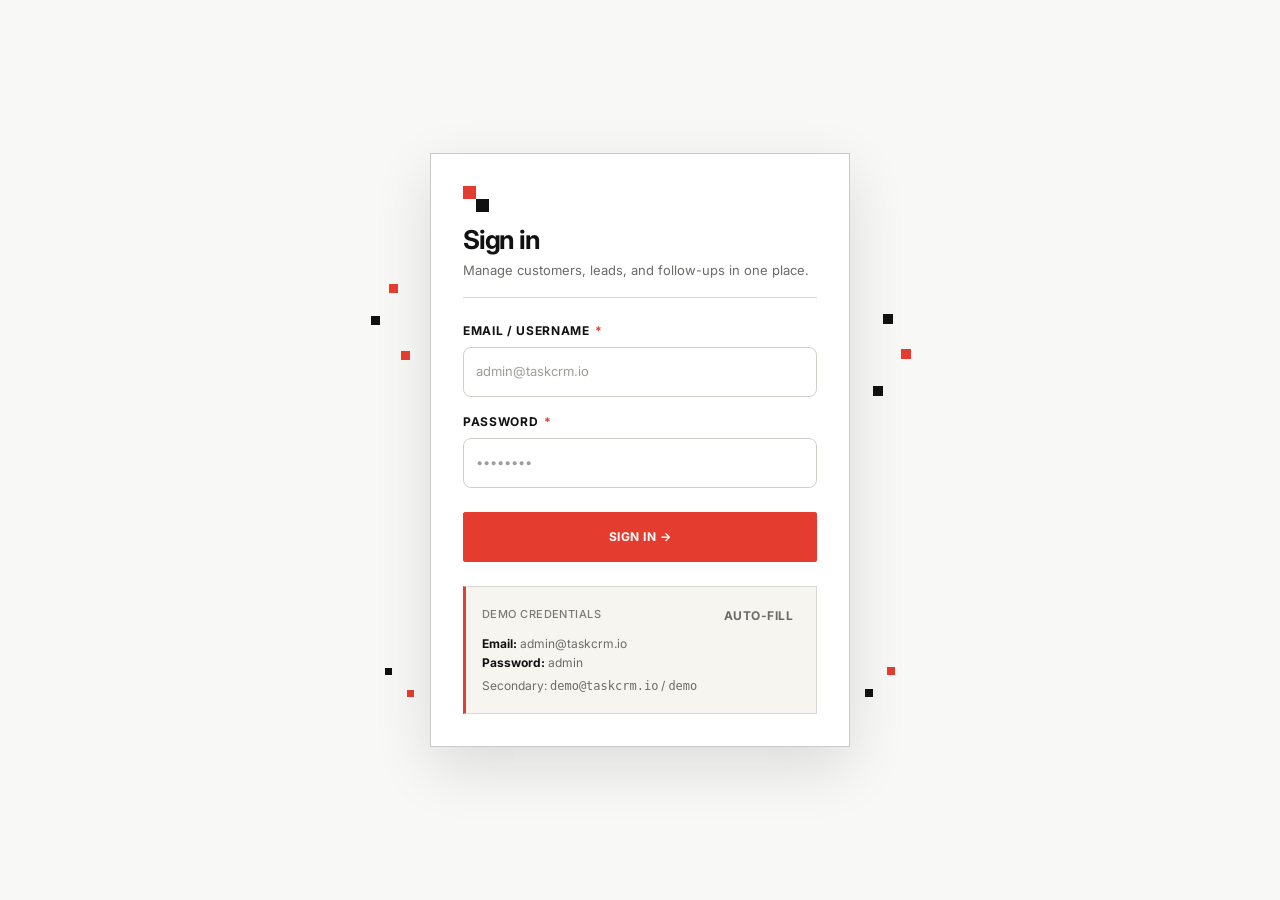
<file: index.html>
<!DOCTYPE html>
<html lang="en">
<head>
  <meta charset="UTF-8">
  <meta http-equiv="refresh" content="0; url=login.html">
  <title>Redirecting — Task CRM</title>
  <script>
  
    try {
      const session = localStorage.getItem('task_crm_session');
      if (session && JSON.parse(session).token) {
        window.location.replace('dashboard.html');
      } else {
        window.location.replace('login.html');
      }
    } catch (e) {
      window.location.replace('login.html');
    }
  </script>
</head>
<body style="font-family: sans-serif; background: #F8F8F6; color: #111111; padding: 2rem; text-align: center;">
  <p>Redirecting to <a href="login.html">Task CRM</a>...</p>
</body>
</html>
</file>
<file: styles/tokens.css>
:root {
  
  --color-ink: #111111;
  --color-bg: #F8F8F6;
  --color-surface: #FFFFFF;
  --color-accent: #E43D30;
  --color-muted: #6B6B67;
  --color-border: #D8D8D3;

  
  --color-success: #3F7650;
  --color-warning: #A66A18;
  --color-danger: #B52F28;
  --color-info: #41677A;


  --color-surface-hover: #F2F2EE;
  --color-surface-active: #EAEAE4;
  --color-success-subtle: #EBF3ED;
  --color-warning-subtle: #F9F3EA;
  --color-danger-subtle: #FAECEB;
  --color-info-subtle: #ECF2F5;
  --color-accent-subtle: #FDEDEB;


  --font-sans: 'Inter', sans-serif;
--font-mono: 'Inter', sans-serif;
  --text-xs: 0.75rem;     
  --text-sm: 0.8125rem;   
  --text-base: 0.9375rem; 
  --text-md: 1.0625rem;   
  --text-lg: 1.25rem;     
  --text-xl: 1.625rem;   
  --text-2xl: 2.125rem;  
  --text-stat: 3.25rem;  

  --weight-normal: 400;
  --weight-medium: 500;
  --weight-semibold: 600;
  --weight-bold: 700;
  --weight-black: 800;

  --tracking-tight: -0.025em;
  --tracking-normal: 0em;
  --tracking-wide: 0.04em;
  --tracking-wider: 0.08em;

  --leading-none: 1.0;
  --leading-tight: 1.2;
  --leading-snug: 1.35;
  --leading-normal: 1.5;

  
  --space-1: 0.25rem;   
  --space-2: 0.5rem;    
  --space-3: 0.75rem;   
  --space-4: 1.0rem;    
  --space-5: 1.25rem;   
  --space-6: 1.5rem;    
  --space-8: 2.0rem;    
  --space-10: 2.5rem;   
  --space-12: 3.0rem;   
  --space-16: 4.0rem;   

 
  --container-max-width: 1280px;
  --container-gutter: var(--space-6);

 
  --border-width: 1px;
  --border-thick: 2px;
  --border-rule: 1px solid var(--color-border);
  --border-rule-dark: 1px solid var(--color-ink);

  --radius-none: 0px;
  --radius-sm: 2px;
  --radius-md: 3px;

 
  --duration-fast: 140ms;
  --duration-normal: 200ms;
  --ease-standard: cubic-bezier(0.2, 0, 0, 1);
}
</file>
<file: styles/base.css>
body {
  font-family: var(--font-sans);
  background-color: var(--color-bg);
  color: var(--color-ink);
  font-size: var(--text-base);
  line-height: var(--leading-normal);
  font-weight: var(--weight-normal);
  min-height: 100vh;
  display: flex;
  flex-direction: column;
}


::selection {
  background-color: var(--color-ink);
  color: var(--color-surface);
}


:focus-visible {
  outline: 2px solid var(--color-ink);
  outline-offset: 2px;
}


h1, h2, h3, h4, h5, h6 {
  color: var(--color-ink);
  font-weight: var(--weight-bold);
  line-height: var(--leading-tight);
  letter-spacing: var(--tracking-tight);
}

h1 {
  font-size: var(--text-2xl);
  font-weight: var(--weight-bold);
}

h2 {
  font-size: var(--text-lg);
  font-weight: var(--weight-bold);
}

h3 {
  font-size: var(--text-md);
  font-weight: var(--weight-semibold);
}

p {
  color: var(--color-ink);
}

small, .text-muted {
  color: var(--color-muted);
  font-size: var(--text-sm);
}


.tabular-nums,
[data-tabular="true"] {
  font-variant-numeric: tabular-nums;
  font-feature-settings: "tnum" 1;
}


.meta-slug {
  font-size: 0.6875rem;
  font-weight: var(--weight-medium);
  letter-spacing: var(--tracking-wide);
  text-transform: uppercase;
  color: #7A7A75;
  margin-bottom: 2px;
}


.sr-only {
  position: absolute;
  width: 1px;
  height: 1px;
  padding: 0;
  margin: -1px;
  overflow: hidden;
  clip: rect(0, 0, 0, 0);
  white-space: nowrap;
  border-width: 0;
}


@media (prefers-reduced-motion: reduce) {
  *,
  *::before,
  *::after {
    animation-duration: 0.01ms !important;
    animation-iteration-count: 1 !important;
    transition-duration: 0.01ms !important;
    scroll-behavior: auto !important;
  }
}
</file>
<file: styles/layout.css>
.crm-brand {
  display: flex;
  align-items: center;
  text-decoration: none;
}

.crm-brand__mark {
  width: 62px;
  height: 42px;
  display: flex;
  align-items: center;
  justify-content: center;
  background: #ef3b2d;
  color: #ffffff;
  border-radius: 10px;
  font-size: 16px;
  font-weight: 800;
  letter-spacing: 1px;
}
.dashboard-main {
  width: min(100% - 48px, 1280px);
  margin: 0 auto;
  padding-top: 38px;
  padding-bottom: 64px;
}

.dashboard-header {
  display: flex;
  align-items: flex-end;
  justify-content: space-between;
  gap: 24px;
  margin-bottom: 28px;
}

.dashboard-eyebrow,
.dashboard-card__eyebrow {
  display: block;
  margin-bottom: 6px;
  color: #e43d30;
  font-size: 10px;
  font-weight: 700;
  letter-spacing: 0.09em;
  text-transform: uppercase;
}

.dashboard-title {
  margin: 0;
  color: #171717;
  font-size: clamp(2rem, 4vw, 2.75rem);
  line-height: 1.05;
  letter-spacing: -0.045em;
}

.dashboard-subtitle {
  margin: 9px 0 0;
  color: #6b6b67;
  font-size: 14px;
}

.dashboard-actions {
  display: flex;
  align-items: center;
  gap: 10px;
}

.dashboard-kpis {
  margin-bottom: 20px;
}

.dashboard-kpis__grid {
  display: grid;
  grid-template-columns: repeat(4, minmax(0, 1fr));
  gap: 14px;
}

.dashboard-kpi {
  min-height: 142px;
  padding: 20px;
  background: #ffffff;
  border: 1px solid #e8e8e5;
  border-radius: 16px;
  box-shadow: 0 7px 24px rgba(23, 23, 23, 0.045);
}

.dashboard-kpi--sales {
  border-color: rgba(228, 61, 48, 0.28);
  background: linear-gradient(145deg, #ffffff 0%, #fff7f5 100%);
}

.dashboard-kpi__top {
  display: flex;
  align-items: center;
  justify-content: space-between;
  gap: 10px;
}

.dashboard-kpi__label {
  color: #6b6b67;
  font-size: 12px;
  font-weight: 600;
}

.dashboard-kpi__icon {
  width: 30px;
  height: 30px;
  display: grid;
  place-items: center;
  border-radius: 9px;
  font-size: 11px;
  font-weight: 800;
}

.dashboard-kpi__icon--orange {
  background: #fff0ed;
  color: #e43d30;
}

.dashboard-kpi__icon--blue {
  background: #edf4f8;
  color: #41677a;
}

.dashboard-kpi__icon--green {
  background: #edf5ef;
  color: #3f7650;
}

.dashboard-kpi__value {
  display: block;
  margin-top: 20px;
  color: #171717;
  font-size: clamp(1.7rem, 3vw, 2.15rem);
  line-height: 1;
  letter-spacing: -0.04em;
  font-variant-numeric: tabular-nums;
}

.dashboard-kpi--sales .dashboard-kpi__value {
  color: #e43d30;
}

.dashboard-kpi__hint {
  display: block;
  margin-top: 9px;
  color: #92928c;
  font-size: 11px;
}

.dashboard-analytics {
  display: grid;
  grid-template-columns: minmax(300px, 0.82fr) minmax(0, 1.8fr);
  gap: 18px;
  margin-bottom: 18px;
}

.dashboard-card {
  background: #ffffff;
  border: 1px solid #e8e8e5;
  border-radius: 17px;
  box-shadow: 0 8px 28px rgba(23, 23, 23, 0.045);
  overflow: hidden;
}

.dashboard-card__header {
  display: flex;
  align-items: center;
  justify-content: space-between;
  gap: 16px;
  padding: 20px 22px 0;
}

.dashboard-card__header h2 {
  margin: 0;
  color: #171717;
  font-size: 17px;
  font-weight: 700;
  letter-spacing: -0.025em;
}

.dashboard-card__badge {
  padding: 6px 10px;
  border-radius: 8px;
  background: #f5f5f2;
  color: #6b6b67;
  font-size: 10px;
  font-weight: 600;
}

.dashboard-card__link {
  color: #e43d30;
  font-size: 11px;
  font-weight: 700;
  text-decoration: none;
}

.dashboard-card__link:hover {
  text-decoration: underline;
}
.crm-topbar {
  width: 100%;
  height: 68px;
  background: var(--color-surface);
  border-bottom: 1px solid #e8e8e5;
  position: relative;
  z-index: 100;
}

.crm-topbar__inner {
  width: 100%;
  height: 100%;
  padding: 0 36px;
  display: grid;
  grid-template-columns: 1fr auto 1fr;
  align-items: center;
}

.crm-brand {
  display: flex;
  align-items: center;
  justify-content: flex-start;
  text-decoration: none;
}

.crm-brand__mark {
  width: 40px;
  height: 40px;
  display: flex;
  align-items: center;
  justify-content: center;
  background: #ef3d32;
  color: #ffffff;
  border-radius: 8px;
  font-size: 12px;
  font-weight: 800;
  letter-spacing: 0.04em;
}

.crm-nav {
  height: 100%;
  display: flex;
  align-items: center;
  justify-content: center;
  gap: 38px;
}

.crm-nav__link {
  height: 100%;
  display: flex;
  align-items: center;
  position: relative;
  color: #666660;
  text-decoration: none;
  font-size: 15px;
  font-weight: 600;
  letter-spacing: 0.02em;
  text-transform: uppercase;
  transition: color 0.2s ease;
}

.crm-nav__link:hover {
  color: #ef3d32;
}

.crm-nav__link.active,
.crm-nav__link[aria-current="page"] {
  color: #ef3d32;
}

.crm-nav__link.active::after,
.crm-nav__link[aria-current="page"]::after {
  content: "";
  position: absolute;
  left: 0;
  right: 0;
  bottom: 0;
  height: 3px;
  background: #ef3d32;
  border-radius: 3px 3px 0 0;
}

.crm-topbar__actions {
  display: flex;
  align-items: center;
  justify-content: flex-end;
}

.crm-signout {
  border: 0;
  background: transparent;
  color: #666660;
  font-family: inherit;
  font-size: 15px;
  font-weight: 600;
  cursor: pointer;
  padding: 8px 0;
}

.crm-signout:hover {
  color: #ef3d32;
}

@media (max-width: 800px) {
  .crm-topbar {
    height: auto;
  }

  .crm-topbar__inner {
    min-height: 84px;
    padding: 0 20px;
    grid-template-columns: auto 1fr auto;
  }

  .crm-nav {
    gap: 20px;
  }

  .crm-nav__link {
    font-size: 13px;
  }

  .crm-brand__mark {
    width: 42px;
    height: 42px;
  }
}

@media (max-width: 600px) {
  .crm-topbar__inner {
    grid-template-columns: 1fr;
    gap: 10px;
    padding: 15px 20px;
  }

  .crm-brand {
    display: none;
  }

  .crm-nav {
    order: 1;
    height: 50px;
    gap: 18px;
  }

  .crm-topbar__actions {
    display: none;
  }
}



.reference-goal {
  min-height: 300px;
  padding: 18px 22px 26px;
  display: flex;
  align-items: center;
  justify-content: center;
}

.reference-goal__gauge {
  position: relative;
  width: 330px;
  height: 250px;
  max-width: 100%;
}

.goal-segments {
  position: absolute;
  left: 50%;
  top: 16px;
  width: 280px;
  height: 210px;
  transform: translateX(-50%);
}

.goal-segment {
  position: absolute;
  left: 50%;
  top: 50%;
  width: 11px;
  height: 31px;
  margin-left: -5.5px;
  margin-top: -15.5px;
  border-radius: 99px;
  background: #e9ebed;
  transform-origin: 5.5px 89px;
  transform: rotate(var(--segment-angle)) translateY(-89px);
}

.goal-segment.is-active {
  background: #ff8425;
}

.goal-scale {
  position: absolute;
  left: 50%;
  top: 83px;
  width: 286px;
  transform: translateX(-50%);
  display: flex;
  justify-content: space-between;
  color: #555553;
  font-size: 11px;
  font-weight: 600;
}

.reference-goal__center {
  position: absolute;
  left: 50%;
  top: 128px;
  transform: translateX(-50%);
  text-align: center;
  white-space: nowrap;
}

.reference-goal__center strong {
  display: block;
  color: #171717;
  font-size: 25px;
  line-height: 1;
  letter-spacing: -0.045em;
}

.reference-goal__center span {
  display: block;
  margin-top: 8px;
  color: #8f8f89;
  font-size: 11px;
}

/* Lead status reference */

.lead-status-reference {
  min-height: 300px;
  padding: 20px 22px 25px;
  display: grid;
  grid-template-columns: minmax(0, 1fr) 190px;
  gap: 20px;
  align-items: center;
}

.lead-status-chart {
  min-width: 0;
}

.lead-month-grid {
  display: grid;
  grid-template-columns: 92px repeat(12, minmax(16px, 1fr));
  align-items: center;
  height: 25px;
  margin-bottom: 4px;
  color: #999994;
  font-size: 9px;
  text-align: center;
}

.lead-month-grid span:first-child {
  text-align: left;
}

.lead-status-rows {
  display: flex;
  flex-direction: column;
  gap: 13px;
}

.lead-source-row {
  display: grid;
  grid-template-columns: 92px minmax(0, 1fr);
  align-items: center;
  min-height: 45px;
}

.lead-source-label {
  display: flex;
  flex-direction: column;
  align-items: flex-start;
  gap: 3px;
  padding-right: 10px;
}

.lead-source-label span {
  color: #555553;
  font-size: 11px;
  font-weight: 500;
}

.lead-source-label strong {
  color: #171717;
  font-size: 16px;
  line-height: 1;
}

.lead-source-track {
  position: relative;
  height: 32px;
  display: grid;
  align-items: center;
}

.lead-source-line {
  position: absolute;
  left: 0;
  right: 0;
  top: 50%;
  height: 2px;
  background: repeating-linear-gradient(
    to right,
    #e8e8e5 0 3px,
    transparent 3px 8px
  );
}

.lead-source-dots {
  position: relative;
  z-index: 2;
  display: grid;
  grid-template-columns: repeat(12, minmax(16px, 1fr));
  align-items: center;
  justify-items: center;
}

.lead-month-dot {
  width: var(--dot-size);
  height: var(--dot-size);
  min-width: 6px;
  min-height: 6px;
  border-radius: 50%;
  display: block;
}

.lead-month-dot--new {
  background: #ff8425;
}

.lead-month-dot--contacted {
  background: #b38ae8;
}

.lead-month-dot--converted {
  background: #202020;
}

.lead-month-dot--empty {
  width: 5px;
  height: 5px;
  background: #ddddda;
}

.lead-month-labels {
  display: grid;
  grid-template-columns: 92px repeat(12, minmax(16px, 1fr));
  margin-top: 7px;
  color: #999994;
  font-size: 9px;
  text-align: center;
}

.lead-month-labels span:first-child {
  visibility: hidden;
}

/* Customer status circular reference */

.customer-status-chart {
  display: flex;
  flex-direction: column;
  align-items: center;
  justify-content: center;
}

.customer-rings {
  position: relative;
  width: 170px;
  height: 170px;
  display: grid;
  place-items: center;
}

.customer-ring {
  position: absolute;
  width: calc(var(--ring-radius) * 2);
  height: calc(var(--ring-radius) * 2);
  border-radius: 50%;
  border: 7px solid transparent;
  transform: rotate(-90deg);
}

.customer-ring::before {
  content: "";
  position: absolute;
  inset: -7px;
  border-radius: 50%;
  border: 7px solid #eeeeeb;
  border-top-color: transparent;
  border-right-color: transparent;
  transform: rotate(0deg);
}

.customer-ring::after {
  content: "";
  position: absolute;
  inset: -7px;
  border-radius: 50%;
  border: 7px solid transparent;
  border-top-color: currentColor;
  border-right-color: currentColor;
  border-bottom-color: currentColor;
  transform: rotate(0deg);
  clip-path: polygon(0 0, 100% 0, 100% 100%, 0 100%);
  mask: conic-gradient(
    from 0deg,
    #000 calc(var(--ring-dash) / var(--ring-circumference) * 360deg),
    transparent 0
  );
}

.customer-ring--active {
  color: #ff8425;
}

.customer-ring--inactive {
  color: #9b7be8;
}

.customer-ring--prospect {
  color: #1d1d1d;
}

.customer-rings-center {
  position: relative;
  z-index: 5;
  width: 68px;
  height: 68px;
  border-radius: 50%;
  background: #ffffff;
  display: flex;
  flex-direction: column;
  align-items: center;
  justify-content: center;
}

.customer-rings-center strong {
  color: #171717;
  font-size: 22px;
  line-height: 1;
}

.customer-rings-center span {
  margin-top: 4px;
  color: #999994;
  font-size: 8px;
}

.customer-status-legend {
  width: 100%;
  margin-top: 12px;
  display: flex;
  flex-direction: column;
  gap: 6px;
}

.customer-ring-label {
  display: grid;
  grid-template-columns: 8px 1fr auto;
  align-items: center;
  gap: 7px;
  color: #555553;
  font-size: 9px;
}

.customer-ring-label__dot {
  width: 7px;
  height: 7px;
  border-radius: 50%;
}

.customer-ring-label--active .customer-ring-label__dot {
  background: #ff8425;
}

.customer-ring-label--inactive .customer-ring-label__dot {
  background: #9b7be8;
}

.customer-ring-label--prospect .customer-ring-label__dot {
  background: #1d1d1d;
}

.customer-ring-label strong {
  color: #555553;
  font-size: 9px;
}

/* Lower cards */

.dashboard-lower {
  display: grid;
  grid-template-columns: repeat(3, minmax(0, 1fr));
  gap: 18px;
}

.dashboard-list-card {
  min-height: 330px;
}

.dashboard-record-list {
  padding: 12px 20px 18px;
}

.dashboard-record {
  min-height: 58px;
  display: flex;
  align-items: center;
  gap: 11px;
  border-bottom: 1px solid #f0f0ed;
}

.dashboard-record:last-child {
  border-bottom: 0;
}

.dashboard-record__avatar {
  width: 32px;
  height: 32px;
  flex: 0 0 32px;
  display: grid;
  place-items: center;
  border-radius: 10px;
  background: #fff0ed;
  color: #e43d30;
  font-size: 11px;
  font-weight: 800;
}

.dashboard-record__content {
  min-width: 0;
  flex: 1;
}

.dashboard-record__content strong,
.dashboard-task__content strong {
  display: block;
  overflow: hidden;
  color: #30302e;
  font-size: 12px;
  font-weight: 600;
  text-overflow: ellipsis;
  white-space: nowrap;
}

.dashboard-record__content span,
.dashboard-task__content span {
  display: block;
  margin-top: 3px;
  overflow: hidden;
  color: #9a9a94;
  font-size: 10px;
  text-overflow: ellipsis;
  white-space: nowrap;
}

.dashboard-status,
.task-priority {
  flex-shrink: 0;
  padding: 5px 7px;
  border-radius: 6px;
  font-size: 9px;
  font-weight: 700;
}

.dashboard-status--new {
  background: #fff0ed;
  color: #e43d30;
}

.dashboard-status--contacted {
  background: #edf4f8;
  color: #41677a;
}

.dashboard-status--converted {
  background: #edf5ef;
  color: #3f7650;
}

.dashboard-task {
  min-height: 58px;
  display: flex;
  align-items: center;
  gap: 10px;
  border-bottom: 1px solid #f0f0ed;
}

.dashboard-task:last-child {
  border-bottom: 0;
}

.dashboard-task__check {
  width: 16px;
  height: 16px;
  flex: 0 0 16px;
  border: 1.5px solid #cfcfca;
  border-radius: 5px;
}

.dashboard-task__content {
  min-width: 0;
  flex: 1;
}

.task-priority--high {
  background: #faeceb;
  color: #b52f28;
}

.task-priority--medium {
  background: #f9f3ea;
  color: #a66a18;
}

.task-priority--low {
  background: #edf5ef;
  color: #3f7650;
}

.dashboard-empty {
  min-height: 220px;
  padding: 24px;
  display: flex;
  flex-direction: column;
  align-items: center;
  justify-content: center;
  text-align: center;
}

.dashboard-empty strong {
  color: #3b3b39;
  font-size: 12px;
}

.dashboard-empty span {
  max-width: 230px;
  margin-top: 6px;
  color: #9a9a94;
  font-size: 10px;
  line-height: 1.5;
}

.dashboard-activity-stream {
  max-height: 270px;
  overflow-y: auto;
}

.dashboard-activity-stream .activity-item {
  padding-left: 20px;
  padding-right: 20px;
}
.dashboard-main {
  padding-top: 42px;
  padding-bottom: 48px;
}

.dashboard-header {
  margin-bottom: 32px;
}

.dashboard-title {
  font-size: 48px;
  line-height: 1.05;
}

.dashboard-subtitle {
  font-size: 16px;
}

.dashboard-kpis {
  margin-bottom: 28px;
}

.dashboard-kpi {
  padding: 26px;
}

.dashboard-kpi__value {
  font-size: 42px;
}

.dashboard-analytics {
  gap: 24px;
  margin-bottom: 24px;
}

.dashboard-card {
  padding: 26px;
}

.dashboard-card__header {
  margin-bottom: 20px;
}

.dashboard-card__header h2 {
  font-size: 21px;
}

.dashboard-lower {
  gap: 24px;
}

.dashboard-list-card {
  min-height: 300px;
}
body:has(#leadsTableBody) .main-container {
  width: min(1365px, calc(100% - 48px));
  margin: 0 auto;
  padding: 40px 0 64px;
}

body:has(#leadsTableBody) .page-header {
  margin-bottom: 26px;
}

body:has(#leadsTableBody) .page-header__top {
  align-items: flex-end;
}

body:has(#leadsTableBody) .page-title {
  margin-bottom: 8px;
}

body:has(#leadsTableBody) .page-subtitle {
  margin-bottom: 0;
}

body:has(#leadsTableBody) .page-actions {
  margin-top: 18px;
}

body:has(#leadsTableBody) .content-panel {
  width: 100%;
}

body:has(#leadsTableBody) .filter-bar {
  padding: 18px 26px;
}

body:has(#leadsTableBody) .table-container {
  width: 100%;
}

@media (max-width: 900px) {
  body:has(#leadsTableBody) .main-container {
    width: calc(100% - 32px);
    padding-top: 28px;
  }
}

@media (max-width: 600px) {
  body:has(#leadsTableBody) .main-container {
    width: calc(100% - 20px);
    padding-top: 22px;
  }
}
body:has(#leadsTableBody) .stats-grid {
  display: flex;
  gap: 18px;
  width: 100%;
}

body:has(#leadsTableBody) .stats-grid .stat-cell {
  flex: 1;
  min-width: 0;
  margin: 0;
}
body:has(#leadsTableBody) .stat-cell {
  border-radius: 12px;
  overflow: hidden;
}

body:has(#leadsTableBody) .stats-grid {
  column-gap: 18px;
  row-gap: 18px;
}

@media (max-width: 1100px) {
  .dashboard-analytics {
    grid-template-columns: 1fr;
  }

  .lead-status-reference {
    grid-template-columns: minmax(0, 1fr) 210px;
  }
}

@media (max-width: 900px) {
  .dashboard-kpis__grid {
    grid-template-columns: repeat(2, minmax(0, 1fr));
  }

  .dashboard-lower {
    grid-template-columns: repeat(2, minmax(0, 1fr));
  }

  .dashboard-lower .dashboard-list-card:last-child {
    grid-column: 1 / -1;
  }
}

@media (max-width: 800px) {
  .crm-topbar__inner {
    width: min(100% - 28px, 1280px);
    grid-template-columns: auto 1fr auto;
    gap: 10px;
  }

  .crm-brand {
    font-size: 14px;
  }

  .crm-brand__mark {
    width: 30px;
    height: 30px;
  }

  .crm-nav {
    gap: 0;
  }

  .crm-nav__link {
    padding: 23px 7px;
    font-size: 11px;
  }

  .dashboard-main {
    width: min(100% - 28px, 1280px);
    padding-top: 30px;
  }

  .dashboard-header {
    align-items: flex-start;
    flex-direction: column;
  }

  .dashboard-actions {
    width: 100%;
  }

  .dashboard-actions .btn {
    flex: 1;
  }

  .lead-status-reference {
    grid-template-columns: 1fr;
  }

  .customer-status-chart {
    flex-direction: row;
    gap: 24px;
    align-items: center;
  }

  .customer-status-legend {
    width: 150px;
    margin-top: 0;
  }
}

@media (max-width: 560px) {
  .crm-topbar__inner {
    min-height: 58px;
  }

  .crm-brand span:last-child {
    display: none;
  }

  .crm-nav__link {
    padding: 20px 5px;
    font-size: 10px;
  }

  .dashboard-kpis__grid {
    grid-template-columns: 1fr;
  }

  .dashboard-actions {
    flex-direction: column;
  }

  .dashboard-actions .btn {
    width: 100%;
  }

  .reference-goal__gauge {
    transform: scale(0.88);
    transform-origin: center;
    margin-left: -5%;
    margin-right: -5%;
  }

  .lead-status-reference {
    padding-left: 14px;
    padding-right: 14px;
    overflow-x: auto;
  }

  .lead-status-chart {
    min-width: 540px;
  }

  .customer-status-chart {
    min-width: 240px;
    justify-content: center;
  }

  .dashboard-lower {
    grid-template-columns: 1fr;
  }

  .dashboard-lower .dashboard-list-card:last-child {
    grid-column: auto;
  }
}
/* =========================================
   TASK PAGE NAVBAR
   ========================================= */

.identity-bar {
  width: 100%;
  height: 72px;
  background: #ffffff;
  border-bottom: 1px solid #e5e5e5;
  display: flex;
  align-items: center;
  position: relative;
  z-index: 20;
}

.identity-bar__inner {
  width: 100%;
  height: 100%;
  display: flex;
  align-items: center;
  justify-content: flex-end;
  padding: 0 40px;
}

.identity-session {
  display: flex;
  align-items: center;
  gap: 18px;
}

.session-logout-btn {
  border: 0;
  background: transparent;
  color: #333333;
  font-family: inherit;
  font-size: 15px;
  font-weight: 500;
  cursor: pointer;
  padding: 10px 4px;
}

.session-logout-btn:hover {
  color: #e43d30;
}



.nav-rail {
  width: 100%;
  height: 64px;
  background: #ffffff;
  border-bottom: 1px solid #e5e5e5;
  display: flex;
  align-items: center;
  position: relative;
  z-index: 15;
}

.nav-rail__inner {
  width: 100%;
  height: 100%;
  display: flex;
  align-items: center;
  justify-content: center;
  gap: 42px;
}

.nav-link {
  height: 100%;
  display: flex;
  align-items: center;
  justify-content: center;
  position: relative;

  padding: 0 4px;

  color: #333333;
  text-decoration: none;

  font-family: inherit;
  font-size: 16px;
  font-weight: 500;

  transition: color 0.2s ease;
}

.nav-link:hover {
  color: #e43d30;
}


/* Active page */

.nav-link[data-page="tasks"] {
  color: #e43d30;
  font-weight: 600;
}

.nav-link[data-page="tasks"]::after {
  content: "";
  position: absolute;
  left: 0;
  right: 0;
  bottom: 0;

  height: 3px;
  background: #e43d30;
  border-radius: 3px 3px 0 0;
}




.tasks-main {
  width: 100%;
}




@media (max-width: 768px) {

  .identity-bar__inner {
    padding: 0 20px;
  }

  .nav-rail__inner {
    gap: 20px;
  }

  .nav-link {
    font-size: 14px;
  }

}
</file>
<file: styles/patterns.css>
.btn {
  display: inline-flex;
  align-items: center;
  justify-content: center;
  gap: var(--space-2);
  padding: 0.65rem 1.25rem;
  font-size: var(--text-xs);
  font-weight: var(--weight-bold);
  letter-spacing: var(--tracking-wide);
  text-transform: uppercase;
  border-radius: var(--radius-sm);
  transition: all var(--duration-fast) var(--ease-standard);
  text-align: center;
  white-space: nowrap;
}

.btn--primary {
  background-color: var(--color-ink);
  color: var(--color-surface);
  border: 1px solid var(--color-ink);
}

.btn--primary:hover {
  background-color: #2b2b2b;
  border-color: #2b2b2b;
}

.btn--accent {
  background-color: var(--color-accent);
  color: var(--color-surface);
  border: 1px solid var(--color-accent);
}

.btn--accent:hover {
  background-color: #c72e22;
  border-color: #c72e22;
}

.btn--secondary {
  background-color: var(--color-surface);
  color: var(--color-ink);
  border: 1px solid var(--color-border);
}

.btn--secondary:hover {
  background-color: var(--color-surface-hover);
  border-color: var(--color-ink);
}

.btn--ghost {
  background-color: transparent;
  color: var(--color-muted);
  border: 1px solid transparent;
}

.btn--ghost:hover {
  color: var(--color-ink);
  background-color: var(--color-surface-hover);
}

.btn--sm {
  padding: 0.4rem 0.75rem;
  font-size: var(--text-xs);
}

.btn:disabled {
  opacity: 0.5;
  cursor: not-allowed;
}


.form-group {
  display: flex;
  flex-direction: column;
  gap: var(--space-2);
  margin-bottom: var(--space-4);
}

.form-label {
  font-size: var(--text-xs);
  font-weight: var(--weight-semibold);
  letter-spacing: var(--tracking-wider);
  text-transform: uppercase;
  color: var(--color-ink);
}

.form-label .required-mark {
  color: var(--color-accent);
  margin-left: 2px;
}

.form-input,
.form-select,
.form-textarea {
  width: 100%;
  padding: 0.65rem 0.85rem;
  font-size: var(--text-base);
  color: var(--color-ink);
  background-color: var(--color-surface);
  border: 1px solid var(--color-border);
  border-radius: var(--radius-sm);
  transition: border-color var(--duration-fast) var(--ease-standard);
}

.form-input:focus,
.form-select:focus,
.form-textarea:focus {
  outline: 2px solid var(--color-ink);
  outline-offset: -1px;
  border-color: var(--color-ink);
}

.form-input::placeholder,
.form-textarea::placeholder {
  color: #9E9E98;
}

.form-input.is-invalid,
.form-select.is-invalid {
  border-color: var(--color-danger);
}

.form-error {
  font-size: var(--text-xs);
  color: var(--color-danger);
  font-weight: var(--weight-medium);
  margin-top: 2px;
}


.filter-bar {
  display: flex;
  align-items: center;
  justify-content: space-between;
  gap: var(--space-4);
  padding: var(--space-4) var(--space-6);
  background-color: var(--color-surface);
  border-bottom: var(--border-rule);
  flex-wrap: wrap;
}

.filter-group {
  display: flex;
  align-items: center;
  gap: var(--space-3);
  flex-wrap: wrap;
  flex: 1;
}

.search-box {
  position: relative;
  min-width: 260px;
  max-width: 380px;
  flex: 1;
}

.search-box .form-input {
  padding-left: 2rem;
  font-size: var(--text-sm);
}

.search-icon {
  position: absolute;
  left: 0.75rem;
  top: 50%;
  transform: translateY(-50%);
  color: var(--color-muted);
  pointer-events: none;
  font-size: var(--text-xs);
}

.filter-select {
  min-width: 150px;
  padding: 0.55rem 0.85rem;
  font-size: var(--text-sm);
  background-color: var(--color-surface);
  border: 1px solid var(--color-border);
  border-radius: var(--radius-sm);
}

.filter-stats {
  font-size: var(--text-xs);
  color: var(--color-muted);
  font-weight: var(--weight-normal);
  letter-spacing: var(--tracking-normal);
}


.table-container {
  width: 100%;
  overflow-x: auto;
  background-color: var(--color-surface);
}

.crm-table {
  width: 100%;
  border-collapse: collapse;
  text-align: left;
}

.crm-table th {
  padding: var(--space-3) var(--space-6);
  font-size: var(--text-xs);
  font-weight: var(--weight-semibold);
  letter-spacing: var(--tracking-wider);
  text-transform: uppercase;
  color: var(--color-muted);
  border-bottom: var(--border-rule);
  background-color: var(--color-surface);
  white-space: nowrap;
}

.crm-table td {
  padding: var(--space-4) var(--space-6);
  font-size: var(--text-base);
  color: var(--color-ink);
  border-bottom: var(--border-rule);
  vertical-align: middle;
}

.crm-table tbody tr {
  transition: background-color var(--duration-fast) var(--ease-standard);
}

.crm-table tbody tr:hover {
  background-color: var(--color-surface-hover);
}

.crm-table tbody tr:last-child td {
  border-bottom: none;
}


.crm-table tbody tr.is-overdue-row {
  background-color: #FFF8F7;
}

.crm-table tbody tr.is-overdue-row:hover {
  background-color: #FEEDEB;
}

.text-overdue {
  color: var(--color-danger);
  font-weight: var(--weight-semibold);
  display: inline-flex;
  align-items: center;
  gap: var(--space-1);
}

.badge {
  display: inline-flex;
  align-items: center;
  gap: 6px;
  padding: 3px 8px;
  font-size: var(--text-xs);
  font-weight: var(--weight-semibold);
  letter-spacing: var(--tracking-wide);
  border-radius: var(--radius-sm);
  border: 1px solid var(--color-border);
  background-color: var(--color-surface);
  color: var(--color-ink);
  white-space: nowrap;
}

.badge__dot {
  width: 6px;
  height: 6px;
  border-radius: 50%;
  display: inline-block;
}


.badge--success {
  background-color: var(--color-success-subtle);
  border-color: #B5D2BF;
  color: var(--color-success);
}
.badge--success .badge__dot {
  background-color: var(--color-success);
}

.badge--warning {
  background-color: var(--color-warning-subtle);
  border-color: #E2CFB4;
  color: var(--color-warning);
}
.badge--warning .badge__dot {
  background-color: var(--color-warning);
}

.badge--danger {
  background-color: var(--color-danger-subtle);
  border-color: #EBBCB9;
  color: var(--color-danger);
}
.badge--danger .badge__dot {
  background-color: var(--color-danger);
}

.badge--info {
  background-color: var(--color-info-subtle);
  border-color: #C3D5DE;
  color: var(--color-info);
}
.badge--info .badge__dot {
  background-color: var(--color-info);
}

.badge--muted {
  background-color: var(--color-surface-hover);
  border-color: var(--color-border);
  color: var(--color-muted);
}
.badge--muted .badge__dot {
  background-color: var(--color-muted);
}


.stat-composition {
  display: grid;
  grid-template-columns: repeat(4, 1fr);
  background-color: var(--color-surface);
  border: var(--border-rule);
  margin-bottom: var(--space-8);
}

.stat-cell {
  padding: var(--space-6) var(--space-6);
  border-right: var(--border-rule);
  display: flex;
  flex-direction: column;
  gap: var(--space-2);
}

.stat-cell:last-child {
  border-right: none;
}

.stat-cell__label {
  font-size: 0.6875rem;
  font-weight: var(--weight-medium);
  letter-spacing: var(--tracking-wide);
  text-transform: uppercase;
  color: var(--color-muted);
}

.stat-cell__value {
  font-size: var(--text-stat);
  font-weight: var(--weight-black);
  line-height: var(--leading-none);
  color: var(--color-ink);
  letter-spacing: var(--tracking-tight);
}

.stat-cell__hint {
  font-size: var(--text-xs);
  color: var(--color-muted);
  margin-top: var(--space-1);
}

.stat-cell--highlight .stat-cell__value {
  color: var(--color-accent);
}

.stat-cell--highlight .stat-cell__label {
  color: var(--color-ink);
}


.activity-stream {
  display: flex;
  flex-direction: column;
}

.activity-item {
  display: flex;
  align-items: flex-start;
  justify-content: space-between;
  gap: var(--space-4);
  padding: var(--space-4) var(--space-6);
  border-bottom: var(--border-rule);
  background-color: var(--color-surface);
}

.activity-item:last-child {
  border-bottom: none;
}

.activity-main {
  display: flex;
  align-items: baseline;
  gap: var(--space-3);
  flex: 1;
}

.activity-dot {
  width: 7px;
  height: 7px;
  background-color: var(--color-ink);
  flex-shrink: 0;
  margin-top: 6px;
}

.activity-dot--accent {
  background-color: var(--color-accent);
}

.activity-message {
  font-size: var(--text-base);
  color: var(--color-ink);
}

.activity-message strong {
  font-weight: var(--weight-semibold);
}

.activity-time {
  font-size: var(--text-xs);
  color: var(--color-muted);
  white-space: nowrap;
}

.crm-dialog {
  margin: auto;
  max-width: 520px;
  width: calc(100% - 2rem);
  background-color: var(--color-surface);
  border: 1px solid var(--color-ink);
  border-radius: var(--radius-sm);
  box-shadow: 0 10px 30px rgba(0, 0, 0, 0.12);
}

.crm-dialog::backdrop {
  background-color: rgba(17, 17, 17, 0.45);
  backdrop-filter: blur(1px);
}

.dialog-header {
  padding: var(--space-5) var(--space-6);
  border-bottom: var(--border-rule);
  display: flex;
  align-items: center;
  justify-content: space-between;
}

.dialog-title {
  font-size: var(--text-lg);
  font-weight: var(--weight-bold);
  letter-spacing: var(--tracking-tight);
}

.dialog-close-btn {
  font-size: var(--text-lg);
  line-height: 1;
  color: var(--color-muted);
  padding: var(--space-1);
}

.dialog-close-btn:hover {
  color: var(--color-ink);
}

.dialog-body {
  padding: var(--space-6);
  max-height: 70vh;
  overflow-y: auto;
}

.dialog-footer {
  padding: var(--space-4) var(--space-6);
  border-top: var(--border-rule);
  background-color: var(--color-bg);
  display: flex;
  align-items: center;
  justify-content: flex-end;
  gap: var(--space-3);
}


.empty-state {
  padding: var(--space-12) var(--space-6);
  text-align: center;
  display: flex;
  flex-direction: column;
  align-items: center;
  justify-content: center;
  gap: var(--space-3);
}

.empty-state__icon {
  width: 44px;
  height: 44px;
  border: 1px solid var(--color-border);
  display: flex;
  align-items: center;
  justify-content: center;
  font-size: var(--text-lg);
  color: var(--color-muted);
  margin-bottom: var(--space-2);
}

.empty-state__title {
  font-size: var(--text-md);
  font-weight: var(--weight-semibold);
  color: var(--color-ink);
}

.empty-state__description {
  font-size: var(--text-sm);
  color: var(--color-muted);
  max-width: 420px;
}


.inline-alert {
  padding: var(--space-3) var(--space-4);
  font-size: var(--text-sm);
  border-radius: var(--radius-sm);
  display: flex;
  align-items: flex-start;
  gap: var(--space-3);
  margin-bottom: var(--space-4);
}

.inline-alert--danger {
  background-color: var(--color-danger-subtle);
  border: 1px solid #E4ACAA;
  color: var(--color-danger);
}

.inline-alert--success {
  background-color: var(--color-success-subtle);
  border: 1px solid #B5D2BF;
  color: var(--color-success);
}

.inline-alert--info {
  background-color: var(--color-info-subtle);
  border: 1px solid #B7CDD8;
  color: var(--color-info);
}


.login-page {
  min-height: 100vh;
  display: flex;
  align-items: center;
  justify-content: center;
  padding: var(--space-6);
  background-color: var(--color-bg);
}

.login-card {
  width: 100%;
  max-width: 420px;
  background-color: var(--color-surface);
  border: 1px solid var(--color-ink);
  padding: var(--space-8);
}

.login-card__header {
  margin-bottom: var(--space-6);
  padding-bottom: var(--space-4);
  border-bottom: var(--border-rule);
}

.login-card__hint {
  margin-top: var(--space-6);
  padding: var(--space-4);
  background-color: var(--color-bg);
  border: 1px solid var(--color-border);
  font-size: var(--text-xs);
  color: var(--color-muted);
  line-height: 1.6;
}

.login-card__hint strong {
  color: var(--color-ink);
}
.customers-main {
  width: min(100% - 48px, 1280px);
  margin: 0 auto;
  padding-top: 38px;
  padding-bottom: 56px;
}

.customers-header {
  margin-bottom: 24px;
}

.customers-header .page-title {
  margin-top: 4px;
}

.customers-header .page-subtitle {
  margin-top: 8px;
}

.crm-brand__mark {
  width: 38px;
  height: 38px;
  display: grid;
  place-items: center;
  border-radius: 10px;
  background: var(--color-accent);
  color: #fff;
  font-size: 11px;
  font-weight: 800;
  letter-spacing: 0.04em;
  box-shadow: 0 6px 16px rgba(228, 61, 48, 0.18);
  transition: transform 180ms ease, box-shadow 180ms ease;
}

.crm-brand:hover .crm-brand__mark {
  transform: translateY(-1px);
  box-shadow: 0 8px 20px rgba(228, 61, 48, 0.24);
}

.customers-page .crm-nav__link[aria-current="page"] {
  color: var(--color-accent);
}

.customers-page .crm-nav__link[aria-current="page"]::after {
  content: "";
  position: absolute;
  left: 15px;
  right: 15px;
  bottom: 0;
  height: 3px;
  border-radius: 3px 3px 0 0;
  background: var(--color-accent);
}

.customer-summary {
  display: grid;
  grid-template-columns: repeat(4, 1fr);
  gap: 14px;
  margin-bottom: 20px;
}

.customer-summary__item {
  background: var(--color-surface);
  border: 1px solid var(--color-border);
  border-radius: 12px;
  padding: 17px 18px;
  transition: transform 180ms ease, border-color 180ms ease, box-shadow 180ms ease;
}

.customer-summary__item:hover {
  transform: translateY(-2px);
  border-color: #c9c9c4;
  box-shadow: 0 8px 24px rgba(17, 17, 17, 0.06);
}

.customer-summary__item span {
  display: block;
  color: var(--color-muted);
  font-size: 12px;
  font-weight: 600;
  margin-bottom: 6px;
}

.customer-summary__item strong {
  font-size: 25px;
  line-height: 1;
  font-weight: 700;
}

.customers-panel {
  overflow: hidden;
  border-radius: 14px;
  border: 1px solid var(--color-border);
  background: var(--color-surface);
  box-shadow: 0 8px 30px rgba(17, 17, 17, 0.035);
}

.customer-search-box {
  min-width: 360px;
}

.customer-table-container {
  overflow-x: auto;
}

.customer-table {
  min-width: 1000px;
}

.customer-table th:last-child,
.customer-table td:last-child {
  width: 150px;
}

.customer-actions-heading {
  text-align: right;
}

.customer-table tbody tr {
  transition: background-color 160ms ease, transform 160ms ease;
}

.customer-table tbody tr:hover {
  background: #fbfbf9;
}

.customer-table tbody tr:hover .customer-avatar {
  transform: scale(1.05);
}

.customer-name-cell {
  display: flex;
  align-items: center;
  gap: 12px;
}

.customer-avatar {
  width: 38px;
  height: 38px;
  flex: 0 0 38px;
  display: grid;
  place-items: center;
  border-radius: 10px;
  background: var(--color-accent-subtle);
  color: var(--color-accent);
  font-size: 12px;
  font-weight: 800;
  transition: transform 160ms ease;
}

.customer-name-cell strong {
  display: block;
  font-size: 14px;
  font-weight: 700;
}

.customer-record-label {
  display: block;
  margin-top: 3px;
  color: var(--color-muted);
  font-size: 11px;
}

.customer-email,
.customer-phone {
  color: var(--color-muted);
  text-decoration: none;
  transition: color 150ms ease;
}

.customer-email:hover,
.customer-phone:hover {
  color: var(--color-accent);
}

.customer-company {
  font-weight: 600;
}

.customer-status {
  display: inline-flex;
  align-items: center;
  gap: 7px;
  padding: 6px 9px;
  border-radius: 7px;
  font-size: 11px;
  font-weight: 700;
  border: 1px solid transparent;
}

.customer-status > span {
  width: 6px;
  height: 6px;
  border-radius: 50%;
}

.customer-status--active {
  color: var(--color-success);
  background: var(--color-success-subtle);
  border-color: #cfe2d3;
}

.customer-status--active > span {
  background: var(--color-success);
}

.customer-status--prospect {
  color: var(--color-info);
  background: var(--color-info-subtle);
  border-color: #cbdde5;
}

.customer-status--prospect > span {
  background: var(--color-info);
}

.customer-status--inactive {
  color: var(--color-danger);
  background: var(--color-danger-subtle);
  border-color: #efc9c6;
}

.customer-status--inactive > span {
  background: var(--color-danger);
}

.customer-row-actions {
  display: flex;
  justify-content: flex-end;
  gap: 6px;
  opacity: 0.65;
  transition: opacity 160ms ease;
}

.customer-table tbody tr:hover .customer-row-actions {
  opacity: 1;
}

.customer-action {
  border: 1px solid var(--color-border);
  background: var(--color-surface);
  color: var(--color-ink);
  border-radius: 6px;
  padding: 6px 9px;
  font: inherit;
  font-size: 11px;
  font-weight: 700;
  cursor: pointer;
  transition: transform 150ms ease, background-color 150ms ease, border-color 150ms ease, color 150ms ease;
}

.customer-action:hover {
  transform: translateY(-1px);
}

.customer-action--edit:hover {
  border-color: var(--color-accent);
  color: var(--color-accent);
  background: var(--color-accent-subtle);
}

.customer-action--delete:hover {
  border-color: var(--color-danger);
  color: var(--color-danger);
  background: var(--color-danger-subtle);
}

.crm-dialog {
  width: min(92vw, 520px);
  padding: 0;
  border: 1px solid var(--color-border);
  border-radius: 16px;
  background: var(--color-surface);
  color: var(--color-ink);
  box-shadow: 0 24px 70px rgba(17, 17, 17, 0.2);
  overflow: hidden;
}

.crm-dialog::backdrop {
  background: rgba(17, 17, 17, 0.42);
  backdrop-filter: blur(3px);
}

.crm-dialog[open] {
  animation: customerDialogIn 180ms ease both;
}

.crm-dialog--small {
  width: min(92vw, 440px);
}

.dialog-header {
  display: flex;
  align-items: flex-start;
  justify-content: space-between;
  gap: 20px;
  padding: 22px 24px 18px;
  border-bottom: 1px solid var(--color-border);
}

.dialog-eyebrow {
  display: block;
  margin-bottom: 5px;
  color: var(--color-accent);
  font-size: 10px;
  font-weight: 800;
  letter-spacing: 0.1em;
  text-transform: uppercase;
}

.dialog-title {
  font-size: 20px;
}

.dialog-close-btn {
  width: 32px;
  height: 32px;
  border: 0;
  border-radius: 8px;
  background: var(--color-surface-hover);
  color: var(--color-muted);
  cursor: pointer;
  transition: transform 150ms ease, color 150ms ease, background-color 150ms ease;
}

.dialog-close-btn:hover {
  transform: rotate(4deg);
  background: var(--color-accent-subtle);
  color: var(--color-accent);
}

.dialog-body {
  display: grid;
  gap: 16px;
  padding: 22px 24px;
}

.form-group {
  display: grid;
  gap: 7px;
}

.form-label {
  font-size: 12px;
  font-weight: 700;
}

.form-input,
.form-select {
  min-height: 42px;
  border: 1px solid var(--color-border);
  border-radius: 8px;
  background: var(--color-surface);
  color: var(--color-ink);
  font: inherit;
  font-size: 13px;
  padding: 0 12px;
  transition: border-color 150ms ease, box-shadow 150ms ease, transform 150ms ease;
}

.form-input:focus,
.form-select:focus {
  border-color: var(--color-accent);
  outline: none;
  box-shadow: 0 0 0 3px var(--color-accent-subtle);
}

.form-input:user-invalid {
  border-color: var(--color-danger);
}

.field-help {
  color: var(--color-muted);
  font-size: 11px;
}

.required-mark {
  color: var(--color-accent);
}

.customer-modal-alert {
  padding: 0 24px;
}

.customer-alert {
  margin-top: 14px;
  padding: 10px 12px;
  border-radius: 8px;
  font-size: 12px;
  font-weight: 600;
  line-height: 1.45;
}

.customer-alert--danger {
  color: var(--color-danger);
  background: var(--color-danger-subtle);
  border: 1px solid #efc9c6;
}

.dialog-footer {
  display: flex;
  justify-content: flex-end;
  gap: 10px;
  padding: 17px 24px;
  border-top: 1px solid var(--color-border);
  background: #fbfbf9;
}

.btn--danger {
  border: 1px solid var(--color-danger);
  background: var(--color-danger);
  color: #fff;
}

.btn--danger:hover {
  filter: brightness(0.94);
}

.delete-dialog-body {
  padding: 26px 24px;
  display: flex;
  align-items: center;
  gap: 15px;
}

.delete-dialog-body p {
  color: var(--color-muted);
  font-size: 13px;
  line-height: 1.5;
}

.delete-icon {
  width: 40px;
  height: 40px;
  flex: 0 0 40px;
  display: grid;
  place-items: center;
  border-radius: 50%;
  background: var(--color-danger-subtle);
  color: var(--color-danger);
  font-weight: 800;
}

.customer-empty-state {
  padding: 70px 20px;
  text-align: center;
}

.customer-empty-state__icon {
  width: 48px;
  height: 48px;
  display: grid;
  place-items: center;
  margin: 0 auto 14px;
  border-radius: 12px;
  background: var(--color-surface-hover);
  color: var(--color-muted);
  font-size: 22px;
}

.customer-empty-state h3 {
  margin-bottom: 6px;
}

.customer-empty-state p {
  color: var(--color-muted);
  font-size: 13px;
}

.customer-toast {
  position: fixed;
  right: 24px;
  bottom: 24px;
  z-index: 500;
  max-width: 340px;
  padding: 12px 16px;
  border-radius: 9px;
  color: #fff;
  font-size: 12px;
  font-weight: 700;
  box-shadow: 0 12px 30px rgba(17, 17, 17, 0.18);
  opacity: 0;
  transform: translateY(12px);
  pointer-events: none;
  transition: opacity 180ms ease, transform 180ms ease;
}

.customer-toast.is-visible {
  opacity: 1;
  transform: translateY(0);
}

.customer-toast--success {
  background: var(--color-success);
}

.customer-toast--danger {
  background: var(--color-danger);
}
.customer-row {
  animation: customerRowIn 0.45s ease both;
  animation-delay: calc(var(--row-index) * 45ms);
  transition: transform 0.25s ease, background-color 0.25s ease, box-shadow 0.25s ease;
}

.customer-row:hover {
  background: #fff8f6;
  transform: translateX(4px);
}

.customer-name-cell {
  display: flex;
  align-items: center;
  gap: 12px;
}

.customer-avatar {
  width: 38px;
  height: 38px;
  border-radius: 10px;
  display: grid;
  place-items: center;
  background: #111111;
  color: #ffffff;
  font-size: 14px;
  font-weight: 800;
  flex-shrink: 0;
  transition: transform 0.25s ease, background-color 0.25s ease;
}

.customer-row:hover .customer-avatar {
  background: #e43d30;
  transform: rotate(-4deg) scale(1.08);
}

.customer-name-cell strong {
  display: block;
}

.customer-record-label {
  display: block;
  margin-top: 3px;
  font-size: 11px;
  color: #888888;
  text-transform: uppercase;
  letter-spacing: 0.08em;
}

.customer-email {
  color: #666666;
  text-decoration: none;
  transition: color 0.2s ease;
}

.customer-email:hover {
  color: #e43d30;
}

.customer-company {
  font-weight: 600;
}

.customer-actions {
  display: flex;
  align-items: center;
  justify-content: flex-start;
  gap: 7px;
}

.customer-action-btn {
  width: 34px;
  height: 34px;
  border: 1px solid #dedede;
  border-radius: 9px;
  background: #ffffff;
  display: inline-grid;
  place-items: center;
  cursor: pointer;
  transition: transform 0.2s ease, background-color 0.2s ease, color 0.2s ease, border-color 0.2s ease;
}

.customer-action-btn:hover {
  transform: translateY(-3px);
}

.customer-action-btn--edit {
  color: #333333;
}

.customer-action-btn--edit:hover {
  background: #111111;
  border-color: #111111;
  color: #ffffff;
}

.customer-action-btn--delete {
  color: #d7352c;
}

.customer-action-btn--delete:hover {
  background: #e43d30;
  border-color: #e43d30;
  color: #ffffff;
}

.customer-toast {
  position: fixed;
  right: 28px;
  bottom: 28px;
  z-index: 9999;
  padding: 13px 18px;
  border-radius: 10px;
  background: #111111;
  color: #ffffff;
  font-size: 14px;
  font-weight: 600;
  box-shadow: 0 14px 35px rgba(0, 0, 0, 0.18);
  opacity: 0;
  transform: translateY(18px);
  pointer-events: none;
  transition: opacity 0.25s ease, transform 0.25s ease;
}

.customer-toast--visible {
  opacity: 1;
  transform: translateY(0);
}

.customer-toast--success {
  border-left: 4px solid #2f855a;
}

.customer-toast--danger {
  border-left: 4px solid #e43d30;
}

.input-error {
  border-color: #e43d30 !important;
  box-shadow: 0 0 0 3px rgba(228, 61, 48, 0.08);
}

.input-valid {
  border-color: #2f855a !important;
}

.field-error {
  display: block;
  min-height: 18px;
  margin-top: 6px;
  color: #d7352c;
  font-size: 12px;
  font-weight: 600;
  line-height: 1.4;
}

.customer-summary__item {
  position: relative;
  overflow: hidden;
  cursor: default;
  transition: transform 0.25s ease, box-shadow 0.25s ease, border-color 0.25s ease;
}

.customer-summary__item::after {
  content: "";
  position: absolute;
  width: 80px;
  height: 80px;
  right: -28px;
  top: -28px;
  border-radius: 50%;
  background: rgba(228, 61, 48, 0.08);
  transition: transform 0.35s ease;
}

.customer-summary__item:hover {
  transform: translateY(-5px);
  border-color: rgba(228, 61, 48, 0.35);
  box-shadow: 0 14px 30px rgba(0, 0, 0, 0.08);
}

.customer-summary__item:hover::after {
  transform: scale(1.7);
}

.customer-summary__item strong {
  transition: color 0.25s ease, transform 0.25s ease;
}

.customer-summary__item:hover strong {
  color: #e43d30;
  transform: translateX(3px);
}
.lead-summary {
  display: grid;
  grid-template-columns: repeat(4, 1fr);
  border: 1px solid var(--color-line, #d8d8d2);
  background: #ffffff;
  margin-bottom: 1.5rem;
}

.lead-summary__item {
  display: flex;
  align-items: center;
  gap: 0.9rem;
  padding: 1.1rem 1.2rem;
  border-right: 1px solid var(--color-line, #d8d8d2);
  transition: background-color 180ms ease, transform 180ms ease;
}

.lead-summary__item:last-child {
  border-right: 0;
}

.lead-summary__item:hover {
  background: #faf8f3;
  transform: translateY(-2px);
}

.lead-summary__item span {
  display: block;
  margin-bottom: 0.25rem;
  color: #777770;
  font-size: 0.72rem;
  font-weight: 600;
  letter-spacing: 0.04em;
  text-transform: uppercase;
}

.lead-summary__item strong {
  display: block;
  color: #111111;
  font-size: 1.45rem;
  line-height: 1;
  font-variant-numeric: tabular-nums;
}

.lead-summary__icon {
  width: 2.5rem;
  height: 2.5rem;
  display: grid;
  place-items: center;
  border: 1px solid #e4e1da;
  background: #f7f6f2;
  color: #111111;
  flex-shrink: 0;
}

.lead-summary__icon--new {
  color: #d86f18;
}

.lead-summary__icon--contacted {
  color: #8a6517;
}

.lead-summary__icon--converted {
  color: #26734d;
}

.lead-search-box {
  min-width: 320px;
}

.lead-row {
  animation: leadRowIn 420ms ease both;
  animation-delay: calc(var(--row-index) * 35ms);
  transition:
    background-color 180ms ease,
    transform 180ms ease,
    box-shadow 180ms ease;
}

.lead-row:hover {
  background: #faf8f3;
  box-shadow: inset 3px 0 0 #e43d30;
}

.lead-name-cell {
  display: flex;
  align-items: center;
  gap: 0.75rem;
}

.lead-avatar {
  width: 2.35rem;
  height: 2.35rem;
  display: grid;
  place-items: center;
  border: 1px solid #dedbd3;
  background: #f3f1eb;
  color: #111111;
  font-size: 0.82rem;
  font-weight: 800;
  flex-shrink: 0;
  transition:
    background-color 180ms ease,
    color 180ms ease,
    transform 180ms ease;
}

.lead-row:hover .lead-avatar {
  background: #e43d30;
  color: #ffffff;
  border-color: #e43d30;
  transform: scale(1.06);
}

.lead-name-cell strong {
  display: block;
  color: #111111;
}

.lead-record-label {
  display: block;
  margin-top: 0.18rem;
  color: #85857f;
  font-size: 0.68rem;
  text-transform: uppercase;
  letter-spacing: 0.06em;
}

.lead-company {
  color: #343431;
  font-weight: 600;
}

.lead-contact {
  display: inline-flex;
  align-items: center;
  gap: 0.45rem;
  color: #666660;
  text-decoration: none;
  transition: color 160ms ease;
}

.lead-contact:hover {
  color: #e43d30;
}

.lead-date {
  display: inline-flex;
  align-items: center;
  gap: 0.45rem;
  color: #555550;
  white-space: nowrap;
}

.lead-overdue {
  display: inline-flex;
  align-items: center;
  gap: 0.45rem;
  color: #c7362c;
  font-weight: 700;
  white-space: nowrap;
}

.lead-overdue small {
  font-size: 0.68rem;
  font-weight: 700;
  text-transform: uppercase;
  letter-spacing: 0.04em;
}

.lead-actions {
  display: flex;
  align-items: center;
  justify-content: flex-end;
  gap: 0.4rem;
}

.lead-action-btn {
  width: 2.15rem;
  height: 2.15rem;
  display: grid;
  place-items: center;
  border: 1px solid #dedbd3;
  background: #ffffff;
  color: #666660;
  cursor: pointer;
  transition:
    color 160ms ease,
    background-color 160ms ease,
    border-color 160ms ease,
    transform 160ms ease;
}

.lead-action-btn:hover {
  transform: translateY(-2px);
}

.lead-action-btn--edit:hover {
  color: #111111;
  background: #f3f1eb;
  border-color: #bdbab2;
}

.lead-action-btn--delete:hover {
  color: #ffffff;
  background: #d83a30;
  border-color: #d83a30;
}

.lead-actions-heading {
  text-align: right;
}

@keyframes leadRowIn {
  from {
    opacity: 0;
    transform: translateY(8px);
  }

  to {
    opacity: 1;
    transform: translateY(0);
  }
}

@media (max-width: 900px) {
  .lead-summary {
    grid-template-columns: repeat(2, 1fr);
  }

  .lead-summary__item:nth-child(2) {
    border-right: 0;
  }

  .lead-summary__item:nth-child(-n + 2) {
    border-bottom: 1px solid var(--color-line, #d8d8d2);
  }
}

@media (max-width: 640px) {
  .lead-summary {
    grid-template-columns: 1fr;
  }

  .lead-summary__item {
    border-right: 0;
    border-bottom: 1px solid var(--color-line, #d8d8d2);
  }

  .lead-summary__item:last-child {
    border-bottom: 0;
  }

  .lead-search-box {
    min-width: 0;
    width: 100%;
  }

  .lead-actions {
    justify-content: flex-start;
  }
}
.leads-page .content-panel {
  padding: var(--space-6);
}

.leads-page .filter-bar {
  margin-bottom: var(--space-6);
}

.leads-page .table-container {
  margin-top: var(--space-6);
}

.leads-page .crm-table {
  border-collapse: separate;
  border-spacing: 0 12px;
}

.leads-page .crm-table thead tr {
  background: transparent;
}

.leads-page .crm-table tbody tr {
  background: var(--color-surface);
  box-shadow: 0 4px 14px rgba(0, 0, 0, 0.06);
  transition: transform 0.2s ease, box-shadow 0.2s ease;
}

.leads-page .crm-table tbody tr:hover {
  transform: translateY(-2px);
  box-shadow: 0 8px 20px rgba(0, 0, 0, 0.09);
}

.leads-page .crm-table tbody td {
  padding-top: 18px;
  padding-bottom: 18px;
}

.leads-page .crm-table tbody td:first-child {
  border-radius: 10px 0 0 10px;
}

.leads-page .crm-table tbody td:last-child {
  border-radius: 0 10px 10px 0;
}
.customer-summary {
  display: grid !important;
  grid-template-columns: repeat(4, minmax(0, 1fr)) !important;
  gap: 18px !important;
  margin-bottom: 24px;
}
@media (max-width: 900px) {
  .customer-summary {
    grid-template-columns: repeat(2, minmax(0, 1fr));
    gap: 14px;
  }
}

@media (max-width: 520px) {
  .customer-summary {
    grid-template-columns: 1fr;
  }
}

@keyframes customerRowIn {
  from {
    opacity: 0;
    transform: translateY(8px);
  }

  to {
    opacity: 1;
    transform: translateY(0);
  }
}

@media (max-width: 900px) {
  .customer-table-container {
    overflow-x: auto;
  }

  .customer-table {
    min-width: 900px;
  }

  .customer-summary {
    grid-template-columns: repeat(2, 1fr);
  }
}

@media (max-width: 600px) {
  .customer-summary {
    grid-template-columns: 1fr;
  }

  .customer-toast {
    right: 15px;
    left: 15px;
    bottom: 15px;
  }
}

@keyframes customerDialogIn {
  from {
    opacity: 0;
    transform: translateY(10px) scale(0.985);
  }

  to {
    opacity: 1;
    transform: translateY(0) scale(1);
  }
}

@media (max-width: 900px) {
  .customer-summary {
    grid-template-columns: repeat(2, 1fr);
  }

  .customer-search-box {
    min-width: 280px;
  }
}

@media (max-width: 700px) {
  .customers-main {
    width: min(100% - 28px, 1280px);
    padding-top: 28px;
  }

  .customer-summary {
    grid-template-columns: 1fr 1fr;
  }

  .filter-bar {
    align-items: stretch;
    flex-direction: column;
  }

  .filter-group {
    width: 100%;
    flex-direction: column;
  }

  .customer-search-box {
    min-width: 0;
    width: 100%;
  }
}

@media (max-width: 480px) {
  .customer-summary {
    grid-template-columns: 1fr;
  }

  .page-header__top {
    gap: 18px;
  }

  .page-actions,
  .page-actions .btn {
    width: 100%;
  }

  .dialog-footer {
    flex-direction: column-reverse;
  }

  .dialog-footer .btn {
    width: 100%;
  }
}
.field-error {
  display: block;
  min-height: 18px;
  margin-top: 6px;
  color: var(--color-danger);
  font-size: var(--text-xs);
  font-weight: var(--weight-medium);
  line-height: 1.4;
}

.form-input.input-error,
.form-select.input-error {
  border-color: var(--color-danger);
  box-shadow: 0 0 0 2px var(--color-danger-subtle);
}

.form-input.input-valid,
.form-select.input-valid {
  border-color: var(--color-success);
}

.form-group {
  position: relative;
}

.field-error:empty {
  display: none;
}


@media (max-width: 1024px) {
  .stat-composition {
    grid-template-columns: repeat(2, 1fr);
  }

  .stat-cell:nth-child(2) {
    border-right: none;
  }

  .stat-cell:nth-child(1),
  .stat-cell:nth-child(2) {
    border-bottom: var(--border-rule);
  }
}

@media (max-width: 640px) {
  .stat-composition {
    grid-template-columns: 1fr;
  }

  .stat-cell {
    border-right: none;
    border-bottom: var(--border-rule);
  }

  .stat-cell:last-child {
    border-bottom: none;
  }

  .filter-bar {
    padding: var(--space-4);
    flex-direction: column;
    align-items: stretch;
  }

  .search-box {
    max-width: 100%;
  }

  .filter-group {
    width: 100%;
    flex-direction: column;
    align-items: stretch;
  }

  .filter-select {
    width: 100%;
  }

  .crm-dialog {
    width: 100%;
    margin: auto 0 0 0;
    max-width: 100%;
    border-bottom: none;
    border-radius: 0;
  }
}
/* =========================================================
   TASK PAGE — CUSTOMER STYLE
   ========================================================= */

.tasks-main {
  padding-bottom: 40px;
}


/* Page spacing */

.tasks-header {
  margin-bottom: 20px;
}


/* Four summary cards */

.task-summary {
  display: grid;
  grid-template-columns: repeat(4, 1fr);
  gap: 14px;
  margin-bottom: 20px;
}


.task-summary__item {
  position: relative;
  overflow: hidden;

  min-height: 92px;

  display: flex;
  align-items: center;

  background: var(--color-surface, #ffffff);

  border: 1px solid var(--color-border, #d8d8d3);
  border-radius: 12px;

  padding: 17px 18px;

  transition:
    transform 180ms ease,
    border-color 180ms ease,
    box-shadow 180ms ease;
}


/* Small decorative circle — same visual language as Customers */

.task-summary__item::after {
  content: "";

  position: absolute;

  width: 80px;
  height: 80px;

  right: -28px;
  top: -28px;

  border-radius: 50%;

  background: rgba(228, 61, 48, 0.08);

  transition: transform 250ms ease;
}


.task-summary__item:hover {
  transform: translateY(-2px);

  border-color: rgba(228, 61, 48, 0.35);

  box-shadow:
    0 8px 24px rgba(17, 17, 17, 0.06);
}


.task-summary__item:hover::after {
  transform: scale(1.6);
}


.task-summary__item span {
  display: block;

  margin-bottom: 6px;

  color: var(--color-muted, #6b6b67);

  font-size: 12px;
  font-weight: 600;

  letter-spacing: 0.04em;

  text-transform: uppercase;
}


.task-summary__item strong {
  display: block;

  color: var(--color-ink, #111111);

  font-size: 25px;
  line-height: 1;

  font-weight: 700;

  font-variant-numeric: tabular-nums;

  transition:
    color 180ms ease,
    transform 180ms ease;
}


.task-summary__item:hover strong {
  color: var(--color-accent, #e43d30);

  transform: translateX(3px);
}


/* Task table panel */

.tasks-panel {
  overflow: hidden;

  border-radius: 14px;

  border: 1px solid var(--color-border, #d8d8d3);

  background: var(--color-surface, #ffffff);

  box-shadow:
    0 8px 30px rgba(17, 17, 17, 0.035);
}


/* Filter spacing */

.tasks-panel .filter-bar {
  padding: 18px 24px;
}


.task-filter-group {
  display: flex;
  align-items: center;
  gap: 8px;
}


/* Table */

.task-table {
  min-width: 900px;
}


.task-table tbody tr {
  transition:
    background-color 160ms ease,
    box-shadow 160ms ease;
}


.task-table tbody tr:hover {
  background: #fbfbf9;

  box-shadow:
    inset 3px 0 0 var(--color-accent, #e43d30);
}


/* Task description */

.task-table tbody td:first-child {
  font-weight: 500;
}


/* Quick action */

.task-toggle-btn {
  min-width: 100px;

  transition:
    transform 160ms ease,
    background-color 160ms ease;
}


.task-toggle-btn:hover {
  transform: translateY(-1px);
}


/* Responsive */

@media (max-width: 900px) {

  .task-summary {
    grid-template-columns: repeat(2, 1fr);
  }

}


@media (max-width: 600px) {

  .task-summary {
    grid-template-columns: 1fr;
  }

  .tasks-panel .filter-bar {
    padding: 16px;
  }

  .task-filter-group {
    width: 100%;
  }

}
</file>
<file: styles/login.css>
.login-page {
  position: relative;
  min-height: 100vh;
  overflow: hidden;
  isolation: isolate;
  display: flex;
  align-items: center;
  justify-content: center;
  padding: var(--space-6);
  background-color: var(--color-bg);
}

.login-card {
  position: relative;
  width: min(420px, 100%);
  background: rgba(255, 255, 255, 0.97);
  border: 1px solid rgba(17, 17, 17, 0.22);
  box-shadow: 0 20px 55px rgba(17, 17, 17, 0.12);
  animation: login-card-enter 650ms cubic-bezier(0.2, 0, 0, 1) both;
}

.login-card__header::before {
  content: "";
  display: block;
  width: 13px;
  height: 13px;
  margin-bottom: 28px;
  background-color: var(--color-accent);
  box-shadow: 13px 13px 0 var(--color-ink);
  animation: mark-enter 700ms ease-out both;
}

.login-card__header .brand-title,
.login-card__header .brand-context,
.login-card__header .brand-separator,
.login-card__header .brand-symbol {
  display: none;
}

.login-card__header h1 {
  font-size: clamp(2rem, 4vw, 2.6rem);
  font-weight: var(--weight-bold);
  line-height: 1;
  letter-spacing: -0.045em;
  margin-bottom: var(--space-2);
  animation: text-enter 600ms ease-out 120ms both;
}

.login-card__header p {
  color: var(--color-muted);
  max-width: 34rem;
  animation: text-enter 600ms ease-out 200ms both;
}

.login-card .form-group {
  animation: form-enter 500ms ease-out 280ms both;
}

.login-card .form-label {
  letter-spacing: 0.055em;
}

.login-card .form-input {
  min-height: 50px;
  background-color: var(--color-surface);
  border-color: #cfcfc9;
  transition:
    border-color 160ms ease,
    box-shadow 160ms ease,
    transform 160ms ease,
    color 160ms ease;
}

.login-card .form-input::placeholder {
  color: #9e9e98;
}

.login-card .form-input:not(:placeholder-shown) {
  color: var(--color-accent);
  font-weight: var(--weight-medium);
}

.login-card .form-input:hover {
  border-color: #a8a8a2;
}

.login-card .form-input:focus {
  outline: none;
  border-color: var(--color-accent);
  box-shadow: 0 0 0 3px rgba(228, 61, 48, 0.12);
  transform: translateY(-1px);
  color: var(--color-accent);
}

.login-card button[type="submit"],
.login-card .btn--primary {
  min-height: 50px;
  background-color: var(--color-accent);
  border: 1px solid var(--color-accent);
  color: #fff;
  transition:
    background-color 160ms ease,
    transform 160ms ease,
    box-shadow 160ms ease;
}

.login-card button[type="submit"]:hover,
.login-card .btn--primary:hover {
  background-color: #c93227;
  border-color: #c93227;
  transform: translateY(-2px);
  box-shadow: 0 8px 20px rgba(228, 61, 48, 0.22);
}

.login-card button[type="submit"]:active,
.login-card .btn--primary:active {
  transform: translateY(0);
}

.login-card__hint {
  background-color: #f7f5f0;
  border: 1px solid var(--color-border);
  border-left: 3px solid var(--color-accent);
  transition:
    border-color 160ms ease,
    transform 160ms ease;
}

.login-card__hint:hover {
  border-left-color: var(--color-ink);
  transform: translateX(2px);
}

.login-card::before {
  content: "";
  position: absolute;
  width: 9px;
  height: 9px;
  left: -42px;
  top: 22%;
  background-color: var(--color-accent);
  box-shadow:
    -18px 32px 0 var(--color-ink),
    12px 67px 0 var(--color-accent);
  animation: left-pattern 5s ease-in-out infinite;
}

.login-card::after {
  content: "";
  position: absolute;
  width: 10px;
  height: 10px;
  right: -44px;
  top: 27%;
  background-color: var(--color-ink);
  box-shadow:
    18px 35px 0 var(--color-accent),
    -10px 72px 0 var(--color-ink);
  animation: right-pattern 5.5s ease-in-out infinite;
}

.login-page::before {
  content: "";
  position: absolute;
  width: 7px;
  height: 7px;
  left: calc(50% - 255px);
  bottom: 25%;
  background-color: var(--color-ink);
  box-shadow:
    22px 22px 0 var(--color-accent);
  animation: left-bottom 6s ease-in-out infinite;
  z-index: -1;
}

.login-page::after {
  content: "";
  position: absolute;
  width: 8px;
  height: 8px;
  right: calc(50% - 255px);
  bottom: 25%;
  background-color: var(--color-accent);
  box-shadow:
    -22px 22px 0 var(--color-ink);
  animation: right-bottom 6s ease-in-out infinite;
  z-index: -1;
}

@keyframes login-card-enter {
  from {
    opacity: 0;
    transform: translateY(24px);
  }

  to {
    opacity: 1;
    transform: translateY(0);
  }
}

@keyframes mark-enter {
  from {
    opacity: 0;
    transform: translateY(-8px) scale(0.8);
  }

  to {
    opacity: 1;
    transform: translateY(0) scale(1);
  }
}

@keyframes text-enter {
  from {
    opacity: 0;
    transform: translateY(10px);
  }

  to {
    opacity: 1;
    transform: translateY(0);
  }
}

@keyframes form-enter {
  from {
    opacity: 0;
    transform: translateY(12px);
  }

  to {
    opacity: 1;
    transform: translateY(0);
  }
}

@keyframes left-pattern {
  0%,
  100% {
    transform: translate(0, 0);
  }

  50% {
    transform: translate(5px, -8px);
  }
}

@keyframes right-pattern {
  0%,
  100% {
    transform: translate(0, 0);
  }

  50% {
    transform: translate(-5px, 8px);
  }
}

@keyframes left-bottom {
  0%,
  100% {
    transform: translate(0, 0);
  }

  50% {
    transform: translate(6px, -6px);
  }
}

@keyframes right-bottom {
  0%,
  100% {
    transform: translate(0, 0);
  }

  50% {
    transform: translate(-6px, -6px);
  }
}

@media (max-width: 700px) {
  .login-page {
    padding: var(--space-4);
  }

  .login-card {
    width: 100%;
    box-shadow: 0 12px 35px rgba(17, 17, 17, 0.12);
  }

  .login-card::before,
  .login-card::after {
    display: none;
  }

  .login-page::before {
    left: 15%;
    bottom: 15%;
  }

  .login-page::after {
    right: 15%;
    bottom: 15%;
  }
}

@media (prefers-reduced-motion: reduce) {
  .login-card,
  .login-card__header::before,
  .login-card__header h1,
  .login-card__header p,
  .login-card .form-group,
  .login-card::before,
  .login-card::after,
  .login-page::before,
  .login-page::after {
    animation: none !important;
  }
}
</file>
